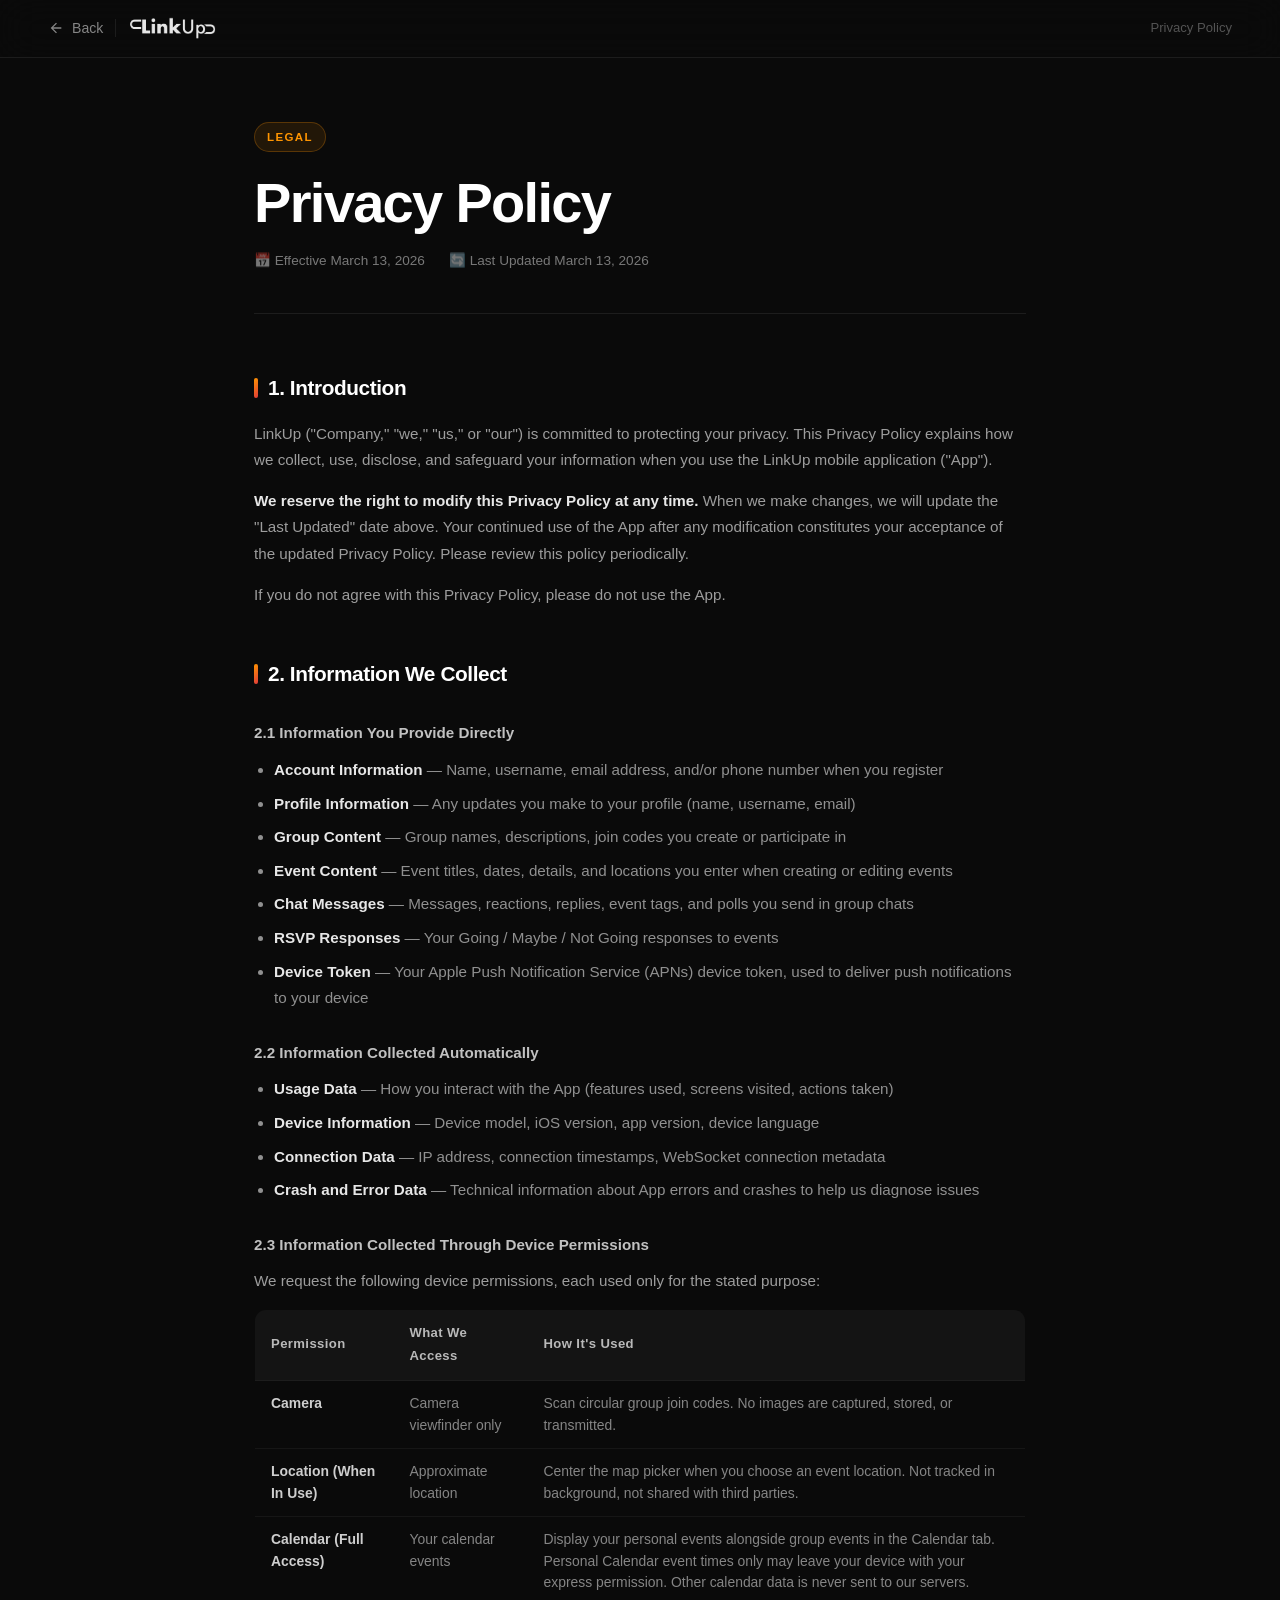
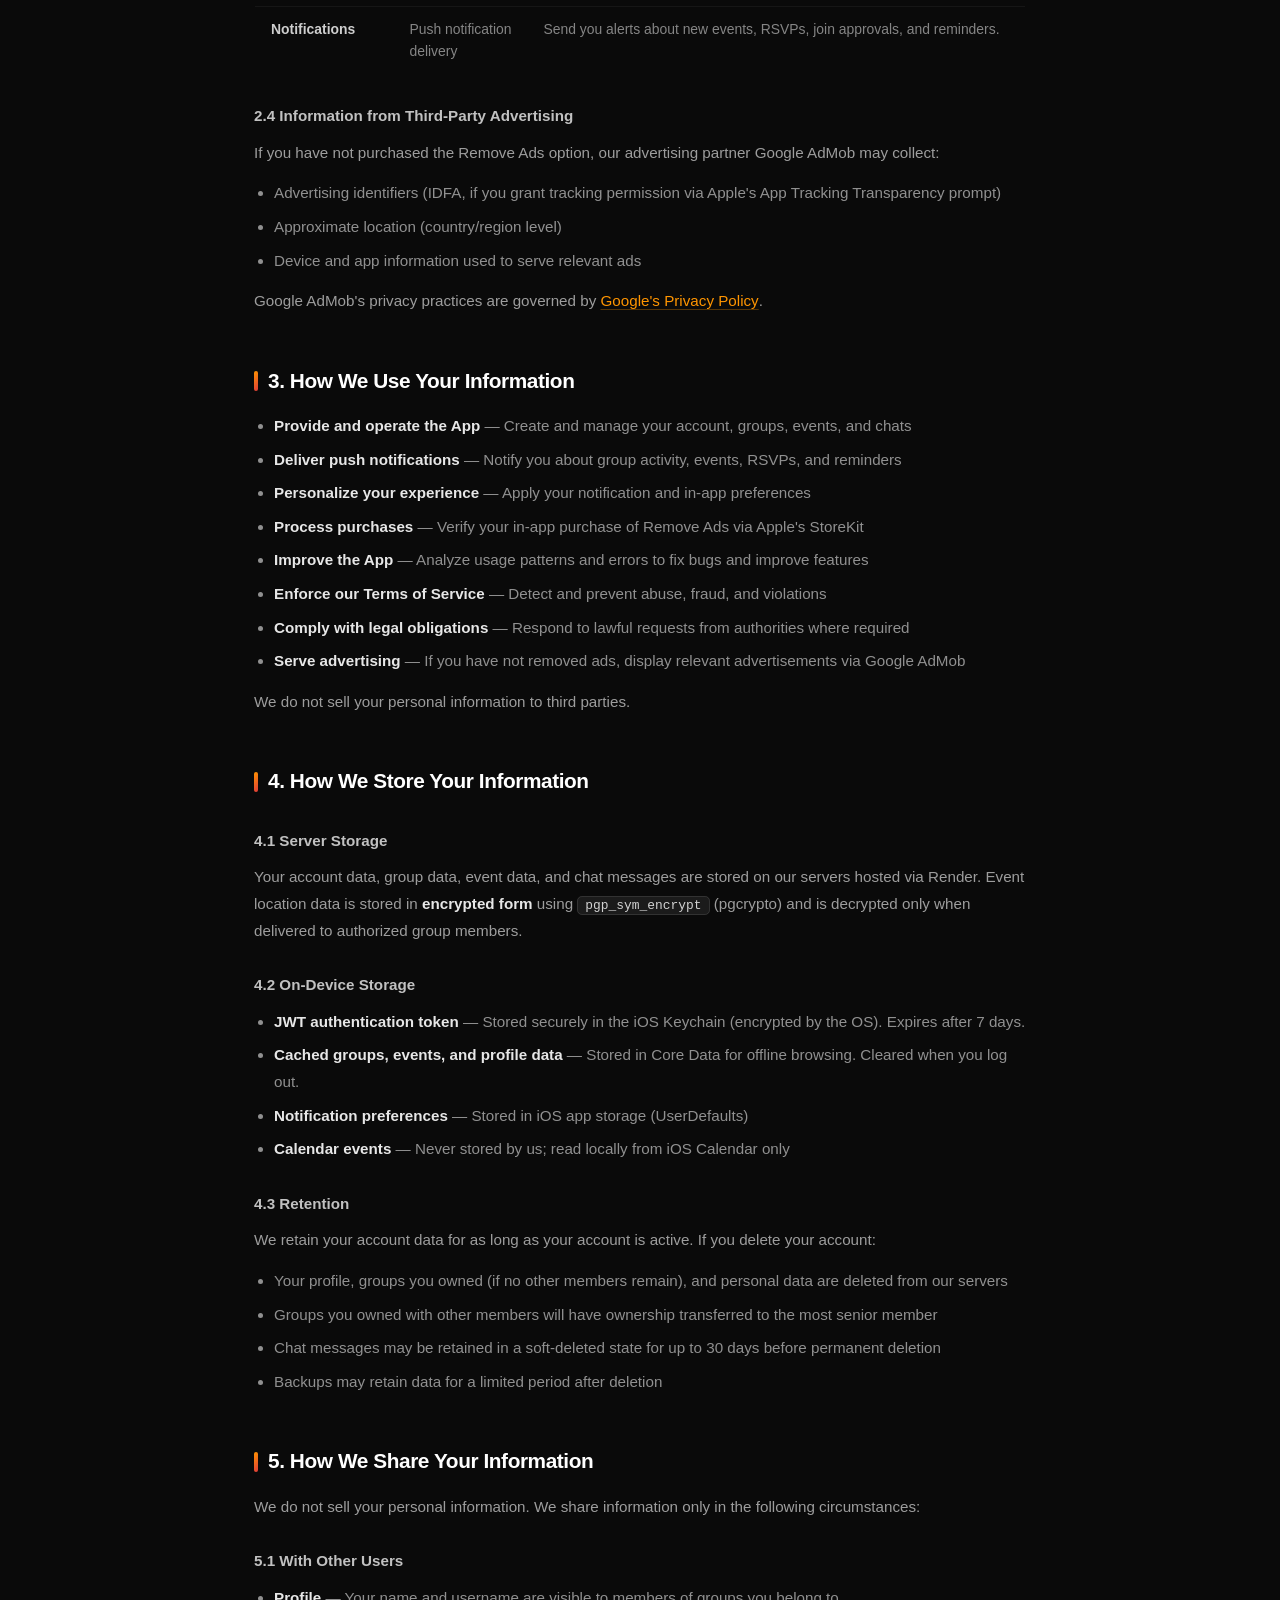
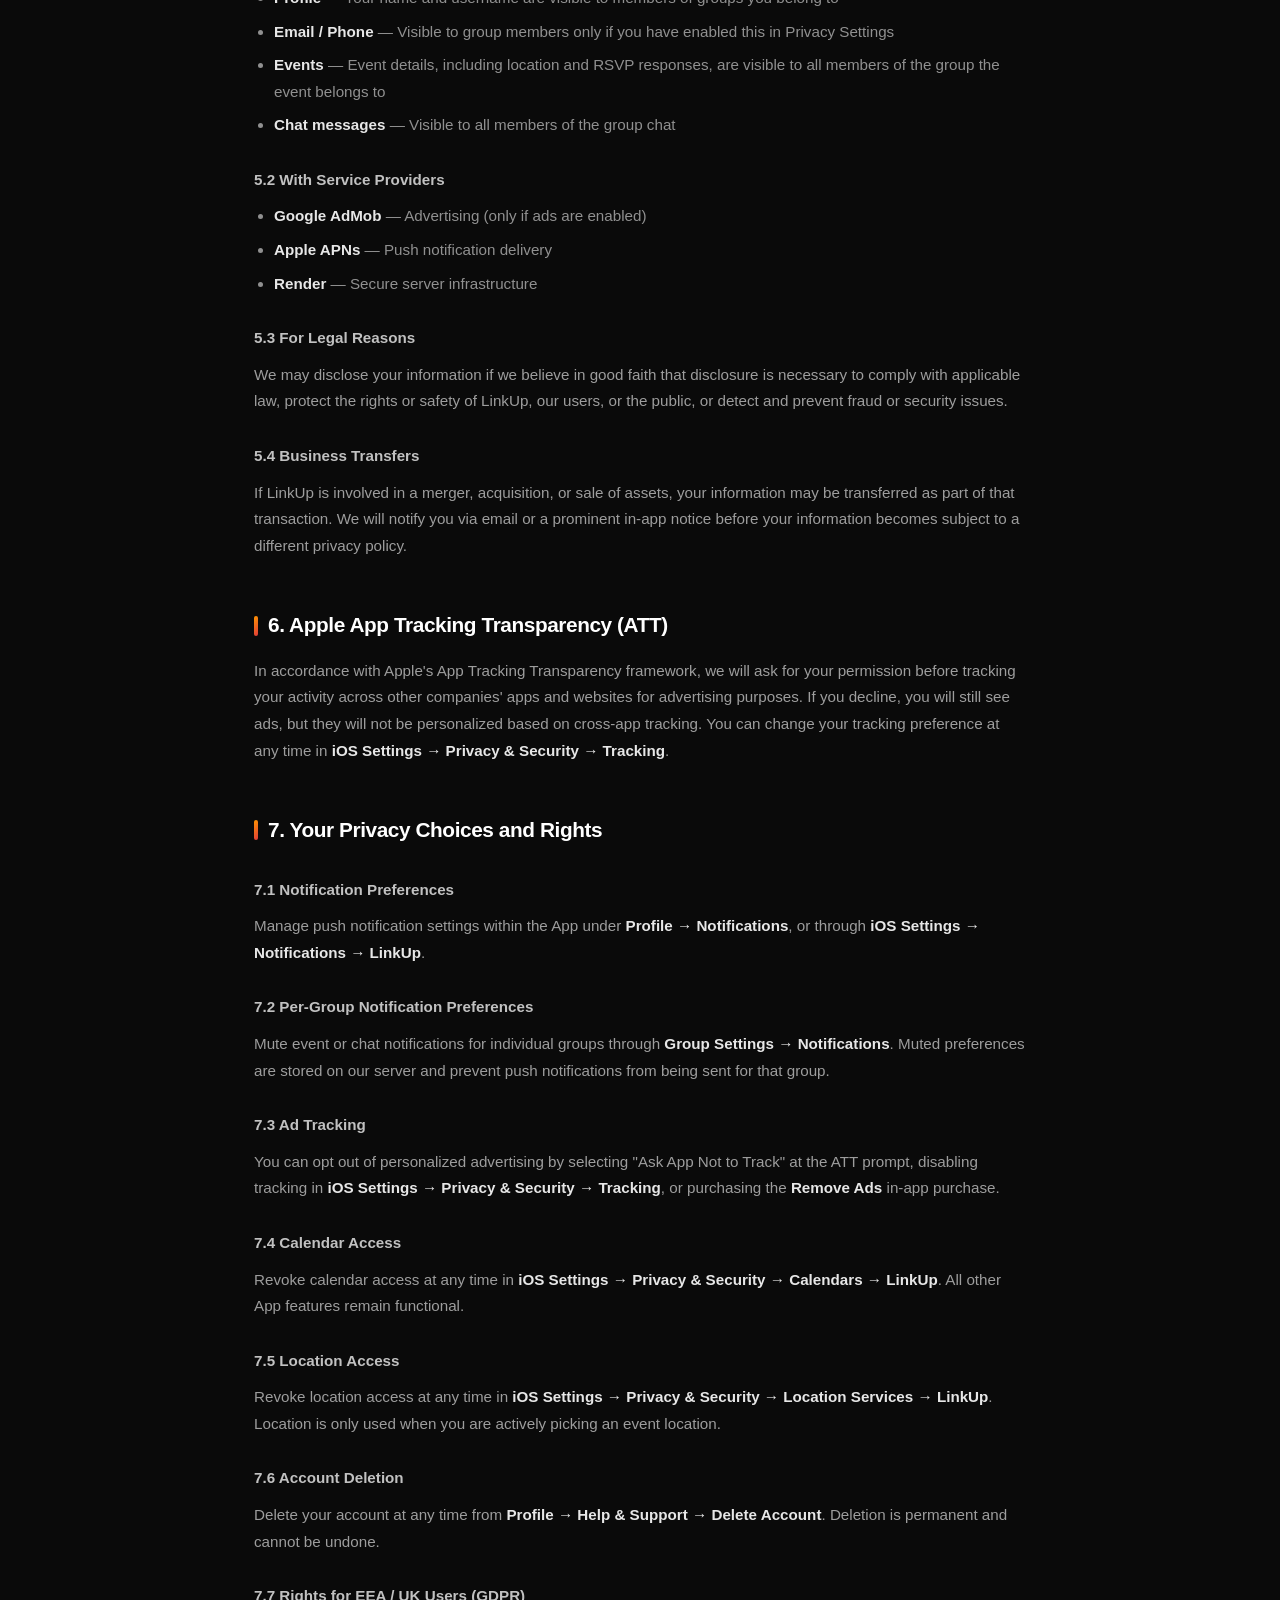
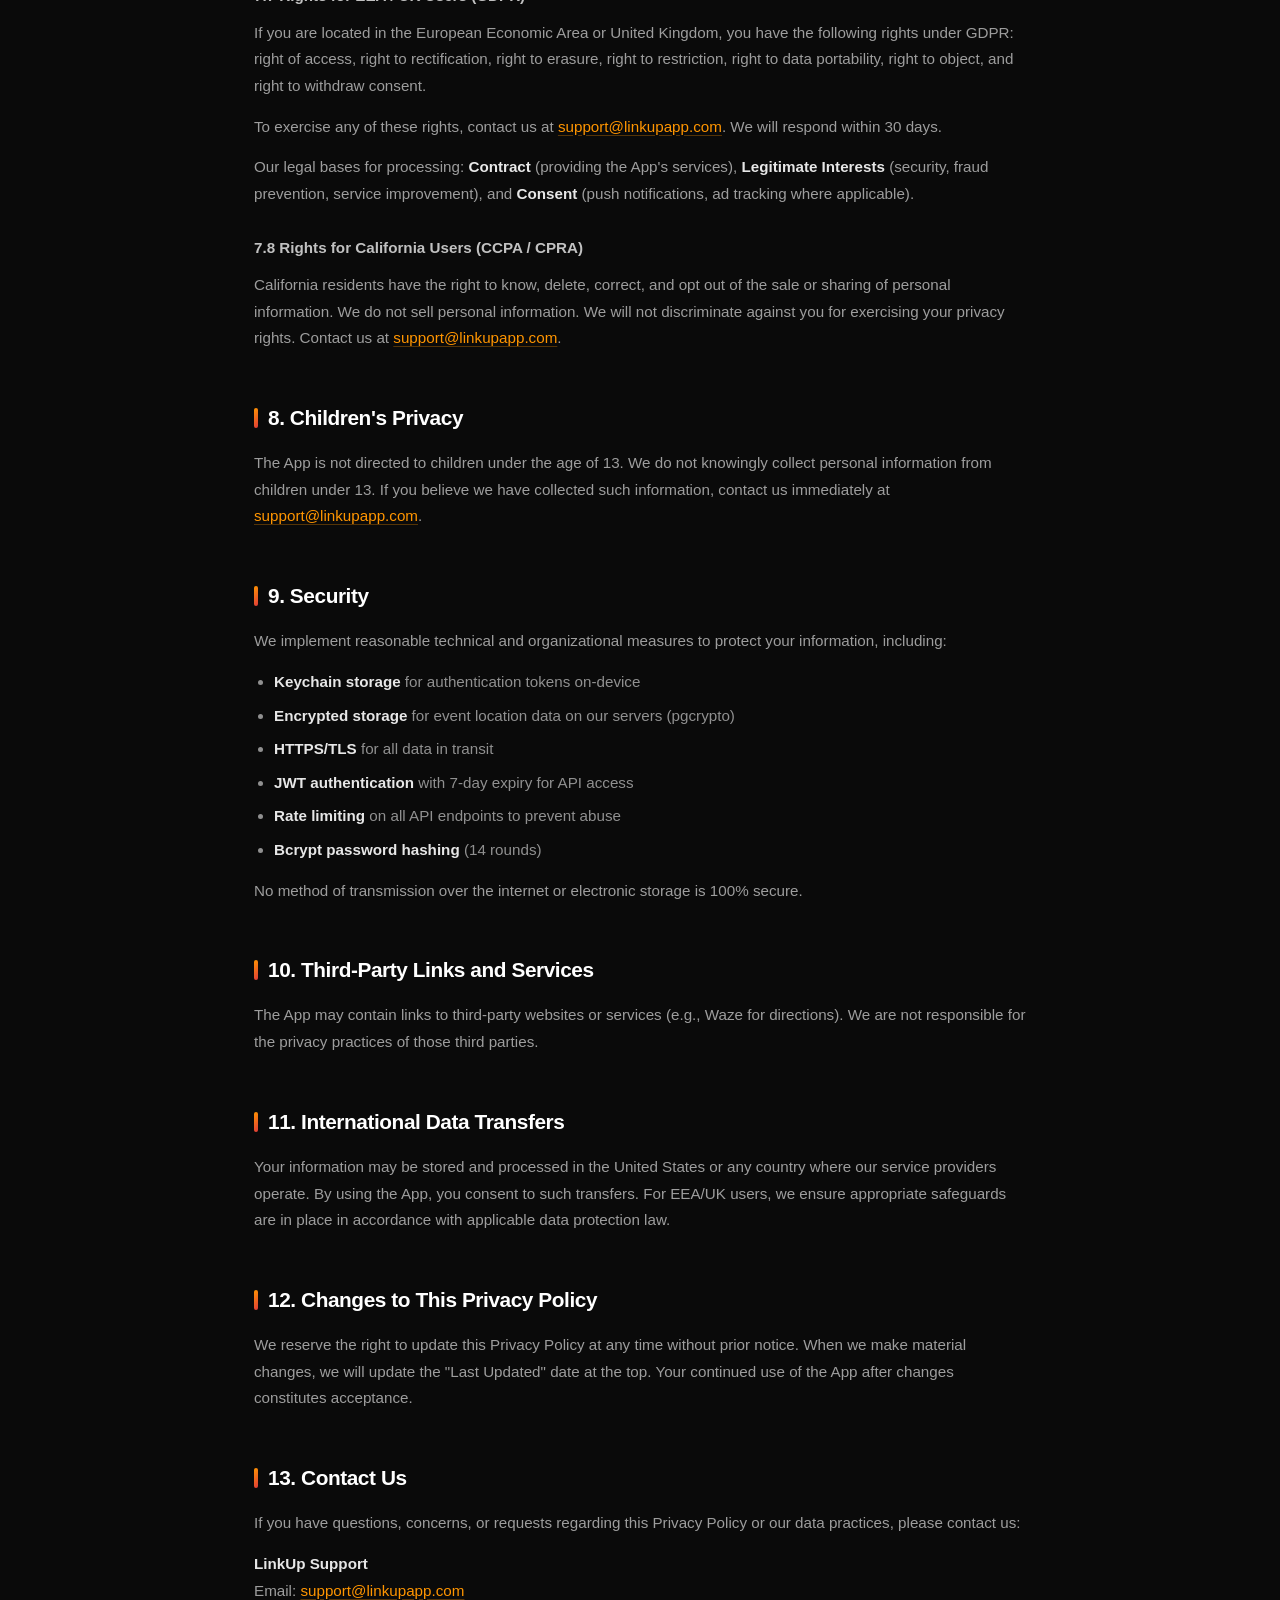
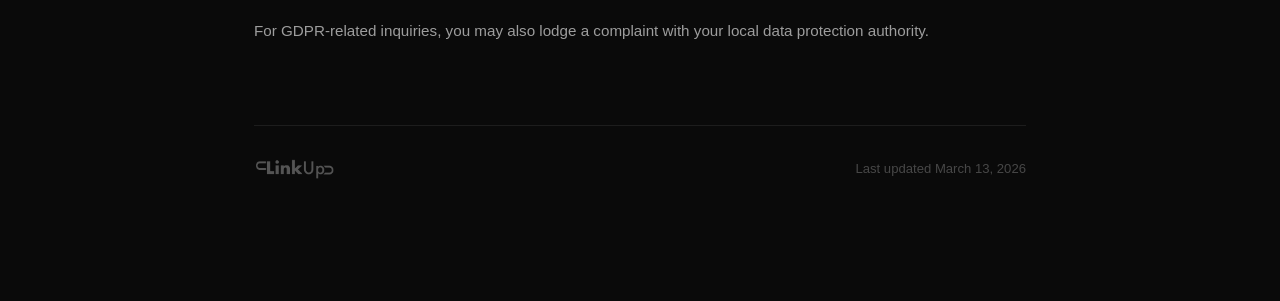
<file: privacy.html>
<!DOCTYPE html>
<html lang="en">
<head>
  <meta charset="UTF-8" />
  <meta name="viewport" content="width=device-width, initial-scale=1.0" />
  <title>Privacy Policy — LinkUp</title>
  <link rel="icon" type="image/png" href="icon.png" />
  <link rel="stylesheet" href="style.css" />
</head>
<body>

<nav class="topnav">
  <div class="topnav-left">
    <a class="back" href="index.html">
      <svg viewBox="0 0 24 24" fill="currentColor"><path d="M20 11H7.83l5.59-5.59L12 4l-8 8 8 8 1.41-1.41L7.83 13H20v-2z"/></svg>
      Back
    </a>
    <div class="nav-divider"></div>
    <img class="nav-logo" src="logo.png" alt="LinkUp" />
  </div>
  <div class="topnav-right">Privacy Policy</div>
</nav>

<div class="page-wrap">
  <div class="doc-header">
    <span class="badge">Legal</span>
    <h1>Privacy Policy</h1>
    <div class="meta">
      <span>📅 Effective March 13, 2026</span>
      <span>🔄 Last Updated March 13, 2026</span>
    </div>
  </div>

  <h2>1. Introduction</h2>
  <p>LinkUp ("Company," "we," "us," or "our") is committed to protecting your privacy. This Privacy Policy explains how we collect, use, disclose, and safeguard your information when you use the LinkUp mobile application ("App").</p>
  <p><strong>We reserve the right to modify this Privacy Policy at any time.</strong> When we make changes, we will update the "Last Updated" date above. Your continued use of the App after any modification constitutes your acceptance of the updated Privacy Policy. Please review this policy periodically.</p>
  <p>If you do not agree with this Privacy Policy, please do not use the App.</p>

  <h2>2. Information We Collect</h2>
  <h3>2.1 Information You Provide Directly</h3>
  <ul>
    <li><strong>Account Information</strong> — Name, username, email address, and/or phone number when you register</li>
    <li><strong>Profile Information</strong> — Any updates you make to your profile (name, username, email)</li>
    <li><strong>Group Content</strong> — Group names, descriptions, join codes you create or participate in</li>
    <li><strong>Event Content</strong> — Event titles, dates, details, and locations you enter when creating or editing events</li>
    <li><strong>Chat Messages</strong> — Messages, reactions, replies, event tags, and polls you send in group chats</li>
    <li><strong>RSVP Responses</strong> — Your Going / Maybe / Not Going responses to events</li>
    <li><strong>Device Token</strong> — Your Apple Push Notification Service (APNs) device token, used to deliver push notifications to your device</li>
  </ul>

  <h3>2.2 Information Collected Automatically</h3>
  <ul>
    <li><strong>Usage Data</strong> — How you interact with the App (features used, screens visited, actions taken)</li>
    <li><strong>Device Information</strong> — Device model, iOS version, app version, device language</li>
    <li><strong>Connection Data</strong> — IP address, connection timestamps, WebSocket connection metadata</li>
    <li><strong>Crash and Error Data</strong> — Technical information about App errors and crashes to help us diagnose issues</li>
  </ul>

  <h3>2.3 Information Collected Through Device Permissions</h3>
  <p>We request the following device permissions, each used only for the stated purpose:</p>
  <table>
    <thead>
      <tr><th>Permission</th><th>What We Access</th><th>How It's Used</th></tr>
    </thead>
    <tbody>
      <tr><td><strong>Camera</strong></td><td>Camera viewfinder only</td><td>Scan circular group join codes. No images are captured, stored, or transmitted.</td></tr>
      <tr><td><strong>Location (When In Use)</strong></td><td>Approximate location</td><td>Center the map picker when you choose an event location. Not tracked in background, not shared with third parties.</td></tr>
      <tr><td><strong>Calendar (Full Access)</strong></td><td>Your calendar events</td><td>Display your personal events alongside group events in the Calendar tab. Personal Calendar event times only may leave your device with your express permission. Other calendar data is never sent to our servers.</td></tr>
      <tr><td><strong>Notifications</strong></td><td>Push notification delivery</td><td>Send you alerts about new events, RSVPs, join approvals, and reminders.</td></tr>
    </tbody>
  </table>

  <h3>2.4 Information from Third-Party Advertising</h3>
  <p>If you have not purchased the Remove Ads option, our advertising partner Google AdMob may collect:</p>
  <ul>
    <li>Advertising identifiers (IDFA, if you grant tracking permission via Apple's App Tracking Transparency prompt)</li>
    <li>Approximate location (country/region level)</li>
    <li>Device and app information used to serve relevant ads</li>
  </ul>
  <p>Google AdMob's privacy practices are governed by <a href="https://policies.google.com/privacy" target="_blank" rel="noopener">Google's Privacy Policy</a>.</p>

  <h2>3. How We Use Your Information</h2>
  <ul>
    <li><strong>Provide and operate the App</strong> — Create and manage your account, groups, events, and chats</li>
    <li><strong>Deliver push notifications</strong> — Notify you about group activity, events, RSVPs, and reminders</li>
    <li><strong>Personalize your experience</strong> — Apply your notification and in-app preferences</li>
    <li><strong>Process purchases</strong> — Verify your in-app purchase of Remove Ads via Apple's StoreKit</li>
    <li><strong>Improve the App</strong> — Analyze usage patterns and errors to fix bugs and improve features</li>
    <li><strong>Enforce our Terms of Service</strong> — Detect and prevent abuse, fraud, and violations</li>
    <li><strong>Comply with legal obligations</strong> — Respond to lawful requests from authorities where required</li>
    <li><strong>Serve advertising</strong> — If you have not removed ads, display relevant advertisements via Google AdMob</li>
  </ul>
  <p>We do not sell your personal information to third parties.</p>

  <h2>4. How We Store Your Information</h2>
  <h3>4.1 Server Storage</h3>
  <p>Your account data, group data, event data, and chat messages are stored on our servers hosted via Render. Event location data is stored in <strong>encrypted form</strong> using <code>pgp_sym_encrypt</code> (pgcrypto) and is decrypted only when delivered to authorized group members.</p>

  <h3>4.2 On-Device Storage</h3>
  <ul>
    <li><strong>JWT authentication token</strong> — Stored securely in the iOS Keychain (encrypted by the OS). Expires after 7 days.</li>
    <li><strong>Cached groups, events, and profile data</strong> — Stored in Core Data for offline browsing. Cleared when you log out.</li>
    <li><strong>Notification preferences</strong> — Stored in iOS app storage (UserDefaults)</li>
    <li><strong>Calendar events</strong> — Never stored by us; read locally from iOS Calendar only</li>
  </ul>

  <h3>4.3 Retention</h3>
  <p>We retain your account data for as long as your account is active. If you delete your account:</p>
  <ul>
    <li>Your profile, groups you owned (if no other members remain), and personal data are deleted from our servers</li>
    <li>Groups you owned with other members will have ownership transferred to the most senior member</li>
    <li>Chat messages may be retained in a soft-deleted state for up to 30 days before permanent deletion</li>
    <li>Backups may retain data for a limited period after deletion</li>
  </ul>

  <h2>5. How We Share Your Information</h2>
  <p>We do not sell your personal information. We share information only in the following circumstances:</p>

  <h3>5.1 With Other Users</h3>
  <ul>
    <li><strong>Profile</strong> — Your name and username are visible to members of groups you belong to</li>
    <li><strong>Email / Phone</strong> — Visible to group members only if you have enabled this in Privacy Settings</li>
    <li><strong>Events</strong> — Event details, including location and RSVP responses, are visible to all members of the group the event belongs to</li>
    <li><strong>Chat messages</strong> — Visible to all members of the group chat</li>
  </ul>

  <h3>5.2 With Service Providers</h3>
  <ul>
    <li><strong>Google AdMob</strong> — Advertising (only if ads are enabled)</li>
    <li><strong>Apple APNs</strong> — Push notification delivery</li>
    <li><strong>Render</strong> — Secure server infrastructure</li>
  </ul>

  <h3>5.3 For Legal Reasons</h3>
  <p>We may disclose your information if we believe in good faith that disclosure is necessary to comply with applicable law, protect the rights or safety of LinkUp, our users, or the public, or detect and prevent fraud or security issues.</p>

  <h3>5.4 Business Transfers</h3>
  <p>If LinkUp is involved in a merger, acquisition, or sale of assets, your information may be transferred as part of that transaction. We will notify you via email or a prominent in-app notice before your information becomes subject to a different privacy policy.</p>

  <h2>6. Apple App Tracking Transparency (ATT)</h2>
  <p>In accordance with Apple's App Tracking Transparency framework, we will ask for your permission before tracking your activity across other companies' apps and websites for advertising purposes. If you decline, you will still see ads, but they will not be personalized based on cross-app tracking. You can change your tracking preference at any time in <strong>iOS Settings → Privacy &amp; Security → Tracking</strong>.</p>

  <h2>7. Your Privacy Choices and Rights</h2>
  <h3>7.1 Notification Preferences</h3>
  <p>Manage push notification settings within the App under <strong>Profile → Notifications</strong>, or through <strong>iOS Settings → Notifications → LinkUp</strong>.</p>

  <h3>7.2 Per-Group Notification Preferences</h3>
  <p>Mute event or chat notifications for individual groups through <strong>Group Settings → Notifications</strong>. Muted preferences are stored on our server and prevent push notifications from being sent for that group.</p>

  <h3>7.3 Ad Tracking</h3>
  <p>You can opt out of personalized advertising by selecting "Ask App Not to Track" at the ATT prompt, disabling tracking in <strong>iOS Settings → Privacy &amp; Security → Tracking</strong>, or purchasing the <strong>Remove Ads</strong> in-app purchase.</p>

  <h3>7.4 Calendar Access</h3>
  <p>Revoke calendar access at any time in <strong>iOS Settings → Privacy &amp; Security → Calendars → LinkUp</strong>. All other App features remain functional.</p>

  <h3>7.5 Location Access</h3>
  <p>Revoke location access at any time in <strong>iOS Settings → Privacy &amp; Security → Location Services → LinkUp</strong>. Location is only used when you are actively picking an event location.</p>

  <h3>7.6 Account Deletion</h3>
  <p>Delete your account at any time from <strong>Profile → Help &amp; Support → Delete Account</strong>. Deletion is permanent and cannot be undone.</p>

  <h3>7.7 Rights for EEA / UK Users (GDPR)</h3>
  <p>If you are located in the European Economic Area or United Kingdom, you have the following rights under GDPR: right of access, right to rectification, right to erasure, right to restriction, right to data portability, right to object, and right to withdraw consent.</p>
  <p>To exercise any of these rights, contact us at <a href="mailto:support@linkupapp.com">support@linkupapp.com</a>. We will respond within 30 days.</p>
  <p>Our legal bases for processing: <strong>Contract</strong> (providing the App's services), <strong>Legitimate Interests</strong> (security, fraud prevention, service improvement), and <strong>Consent</strong> (push notifications, ad tracking where applicable).</p>

  <h3>7.8 Rights for California Users (CCPA / CPRA)</h3>
  <p>California residents have the right to know, delete, correct, and opt out of the sale or sharing of personal information. We do not sell personal information. We will not discriminate against you for exercising your privacy rights. Contact us at <a href="mailto:support@linkupapp.com">support@linkupapp.com</a>.</p>

  <h2>8. Children's Privacy</h2>
  <p>The App is not directed to children under the age of 13. We do not knowingly collect personal information from children under 13. If you believe we have collected such information, contact us immediately at <a href="mailto:support@linkupapp.com">support@linkupapp.com</a>.</p>

  <h2>9. Security</h2>
  <p>We implement reasonable technical and organizational measures to protect your information, including:</p>
  <ul>
    <li><strong>Keychain storage</strong> for authentication tokens on-device</li>
    <li><strong>Encrypted storage</strong> for event location data on our servers (pgcrypto)</li>
    <li><strong>HTTPS/TLS</strong> for all data in transit</li>
    <li><strong>JWT authentication</strong> with 7-day expiry for API access</li>
    <li><strong>Rate limiting</strong> on all API endpoints to prevent abuse</li>
    <li><strong>Bcrypt password hashing</strong> (14 rounds)</li>
  </ul>
  <p>No method of transmission over the internet or electronic storage is 100% secure.</p>

  <h2>10. Third-Party Links and Services</h2>
  <p>The App may contain links to third-party websites or services (e.g., Waze for directions). We are not responsible for the privacy practices of those third parties.</p>

  <h2>11. International Data Transfers</h2>
  <p>Your information may be stored and processed in the United States or any country where our service providers operate. By using the App, you consent to such transfers. For EEA/UK users, we ensure appropriate safeguards are in place in accordance with applicable data protection law.</p>

  <h2>12. Changes to This Privacy Policy</h2>
  <p>We reserve the right to update this Privacy Policy at any time without prior notice. When we make material changes, we will update the "Last Updated" date at the top. Your continued use of the App after changes constitutes acceptance.</p>

  <h2>13. Contact Us</h2>
  <p>If you have questions, concerns, or requests regarding this Privacy Policy or our data practices, please contact us:</p>
  <p><strong>LinkUp Support</strong><br>
  Email: <a href="mailto:support@linkupapp.com">support@linkupapp.com</a></p>
  <p>For GDPR-related inquiries, you may also lodge a complaint with your local data protection authority.</p>

  <div class="doc-footer">
    <img src="logo.png" alt="LinkUp" />
    <p>Last updated March 13, 2026</p>
  </div>
</div>

</body>
</html>
</file>
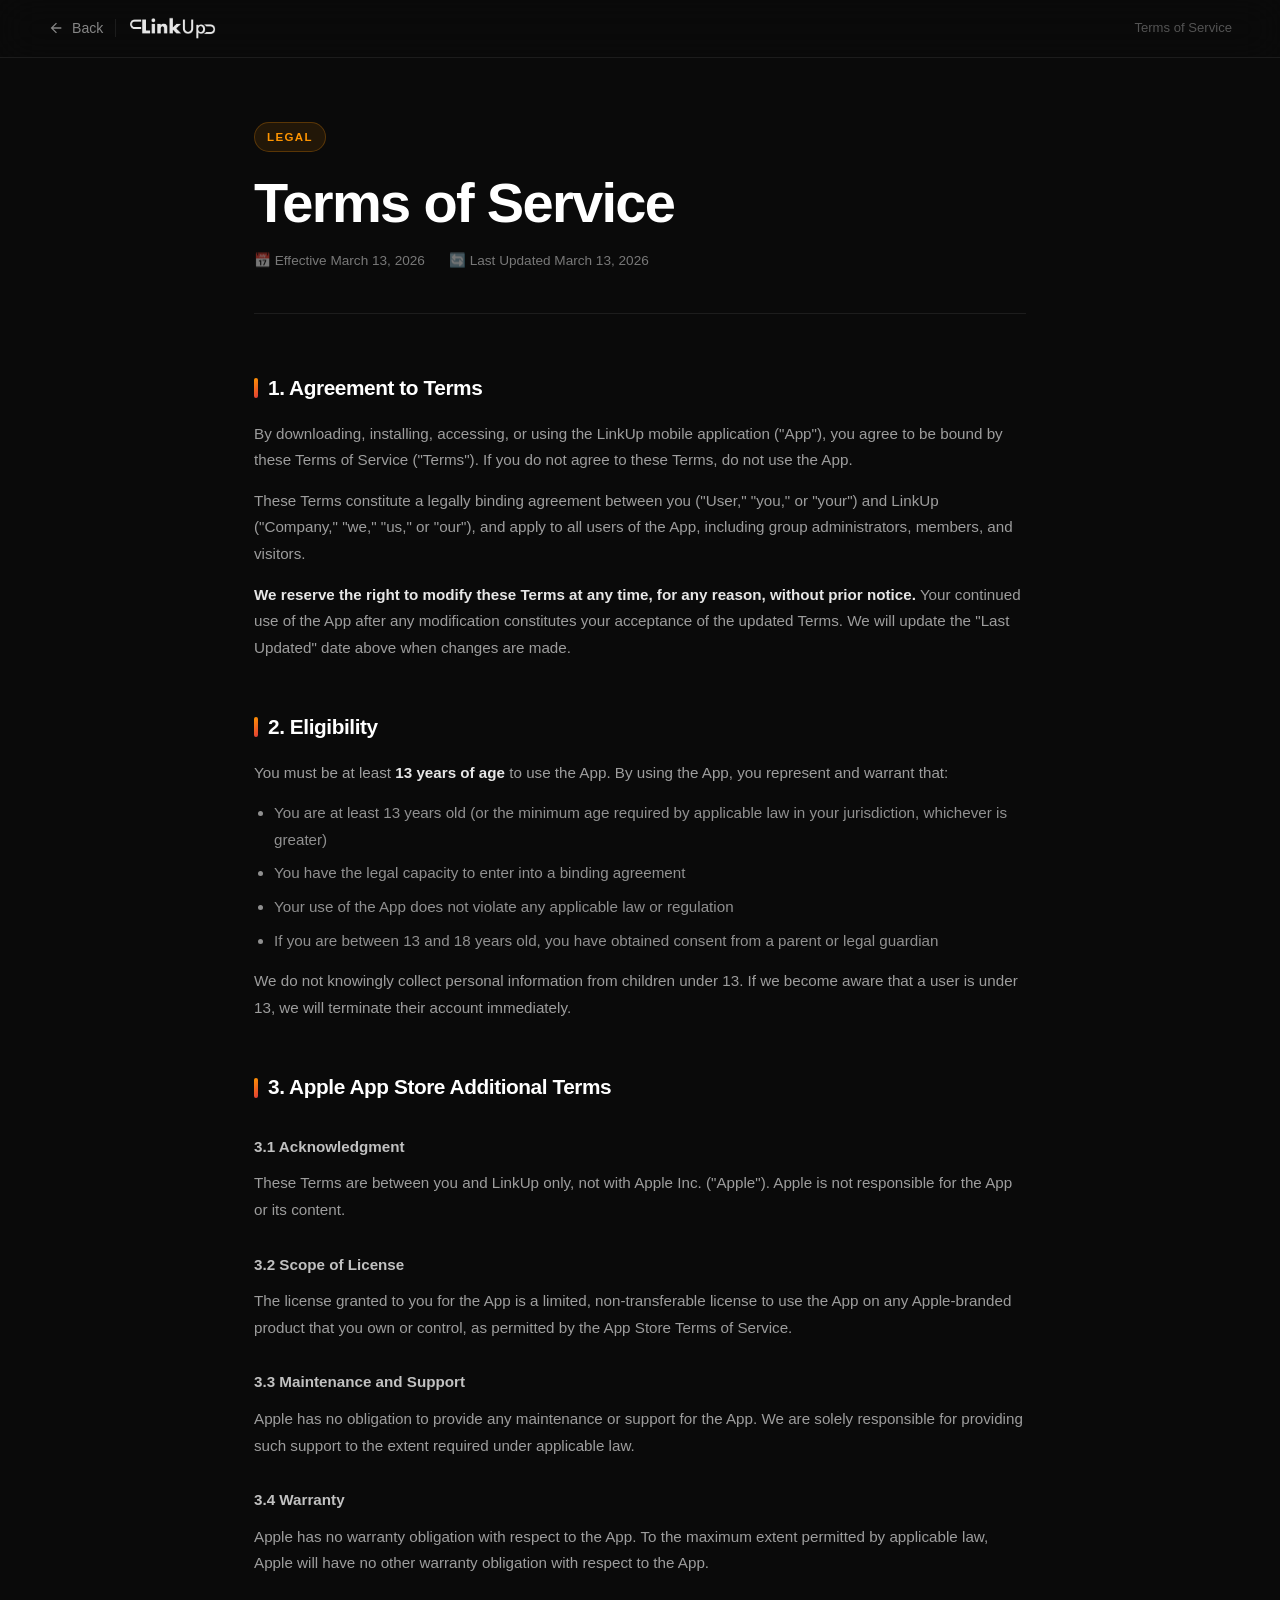
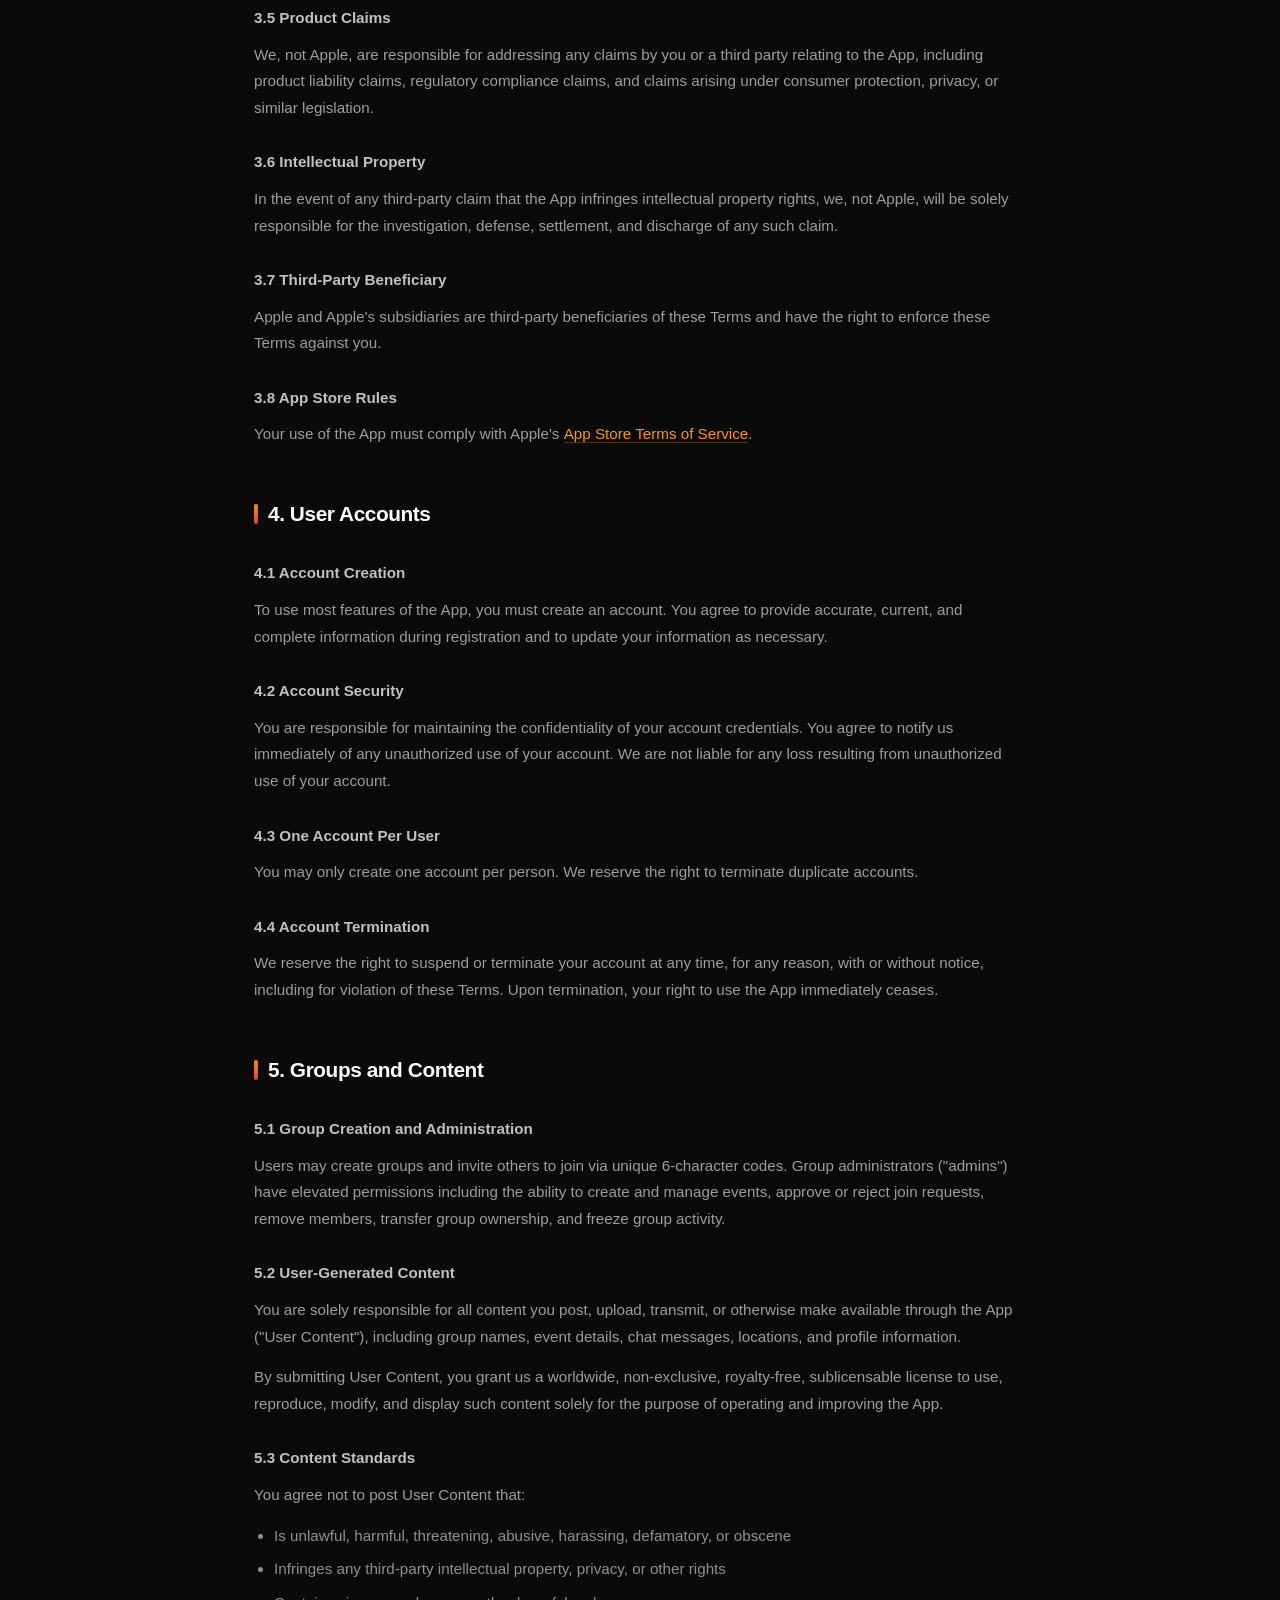
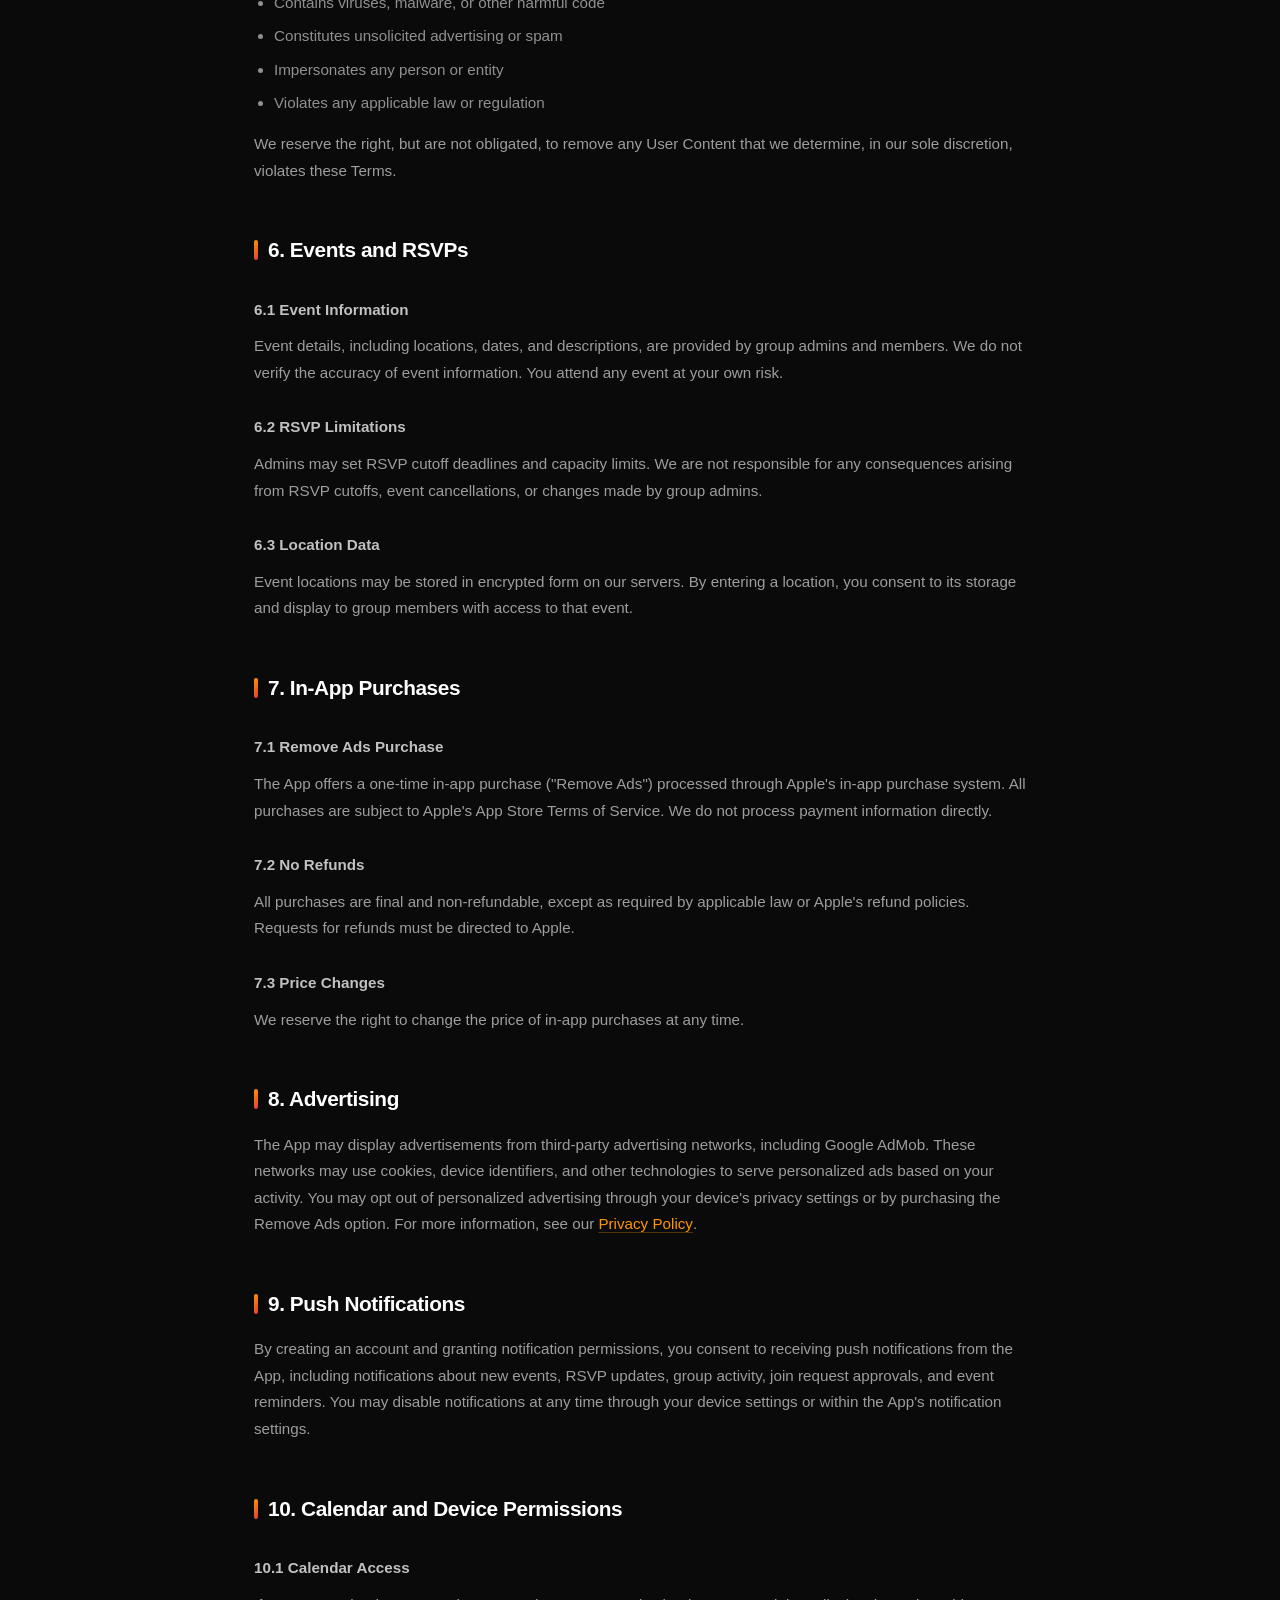
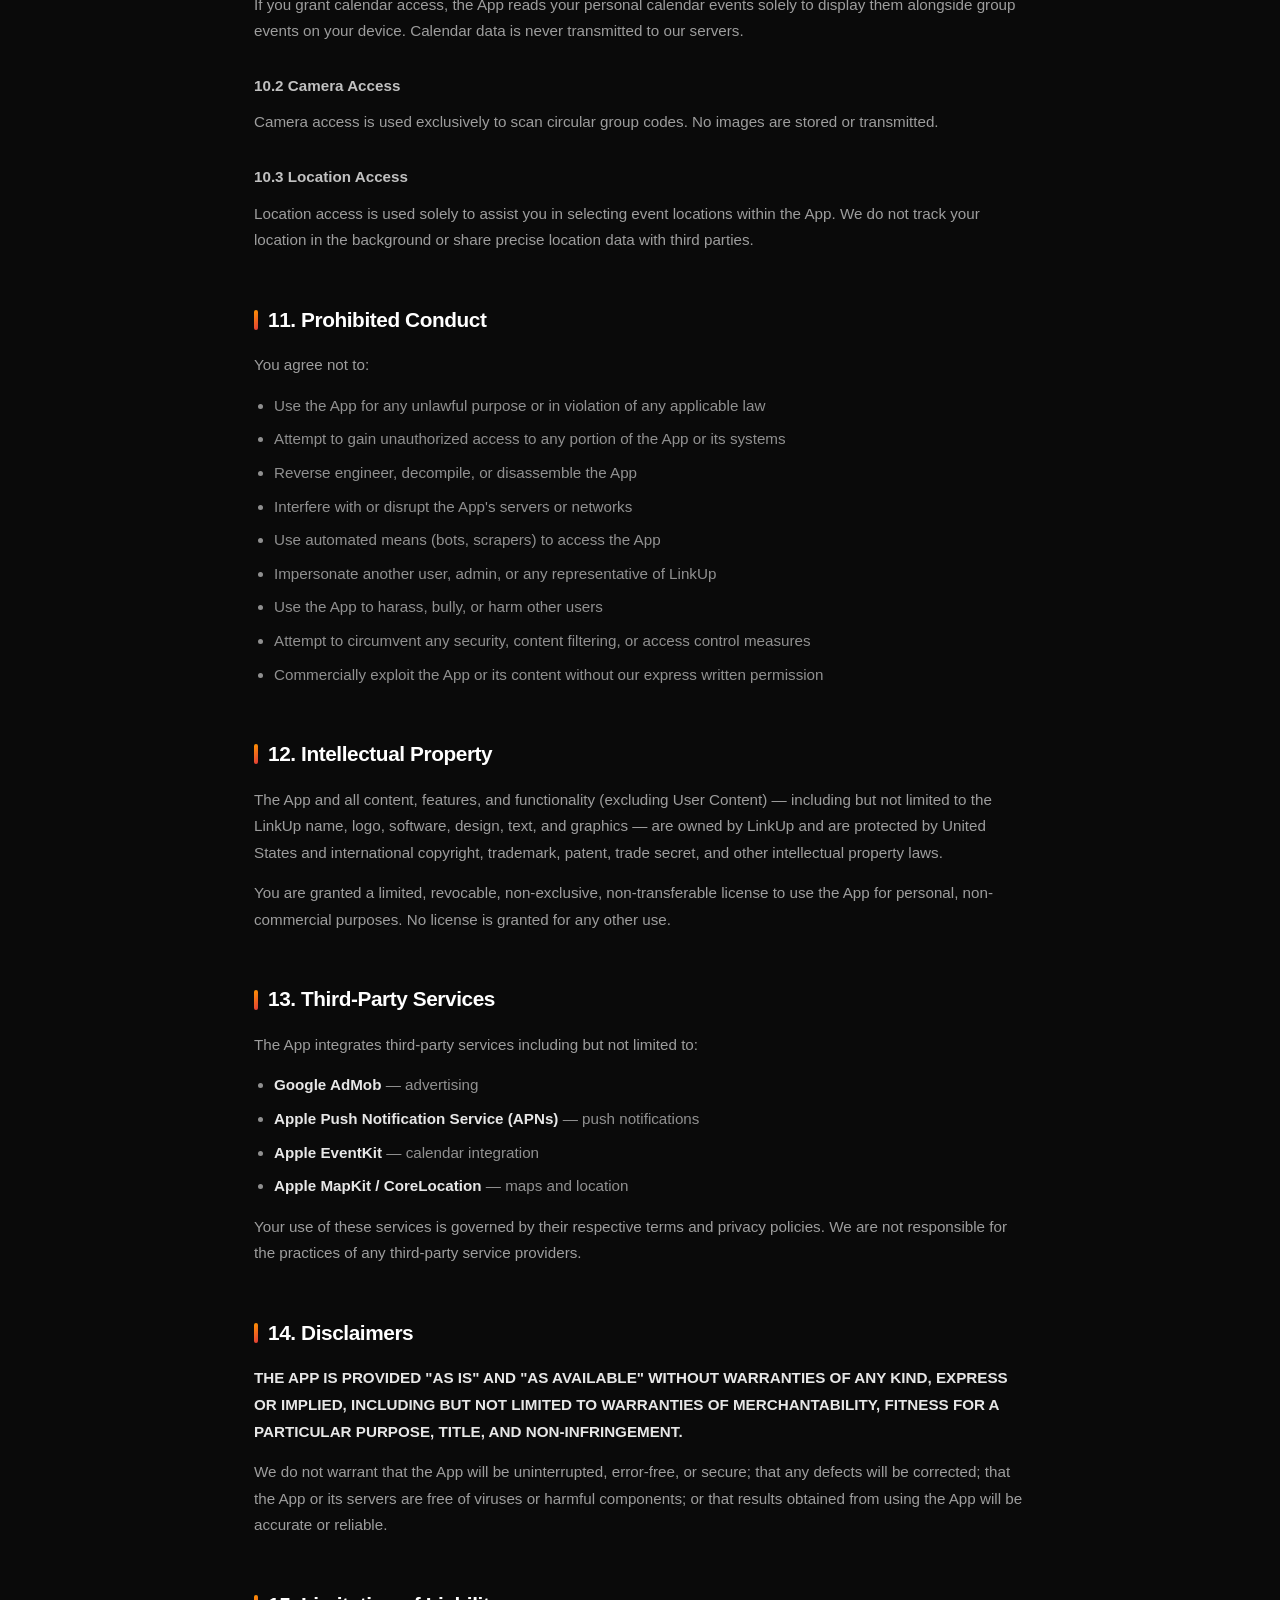
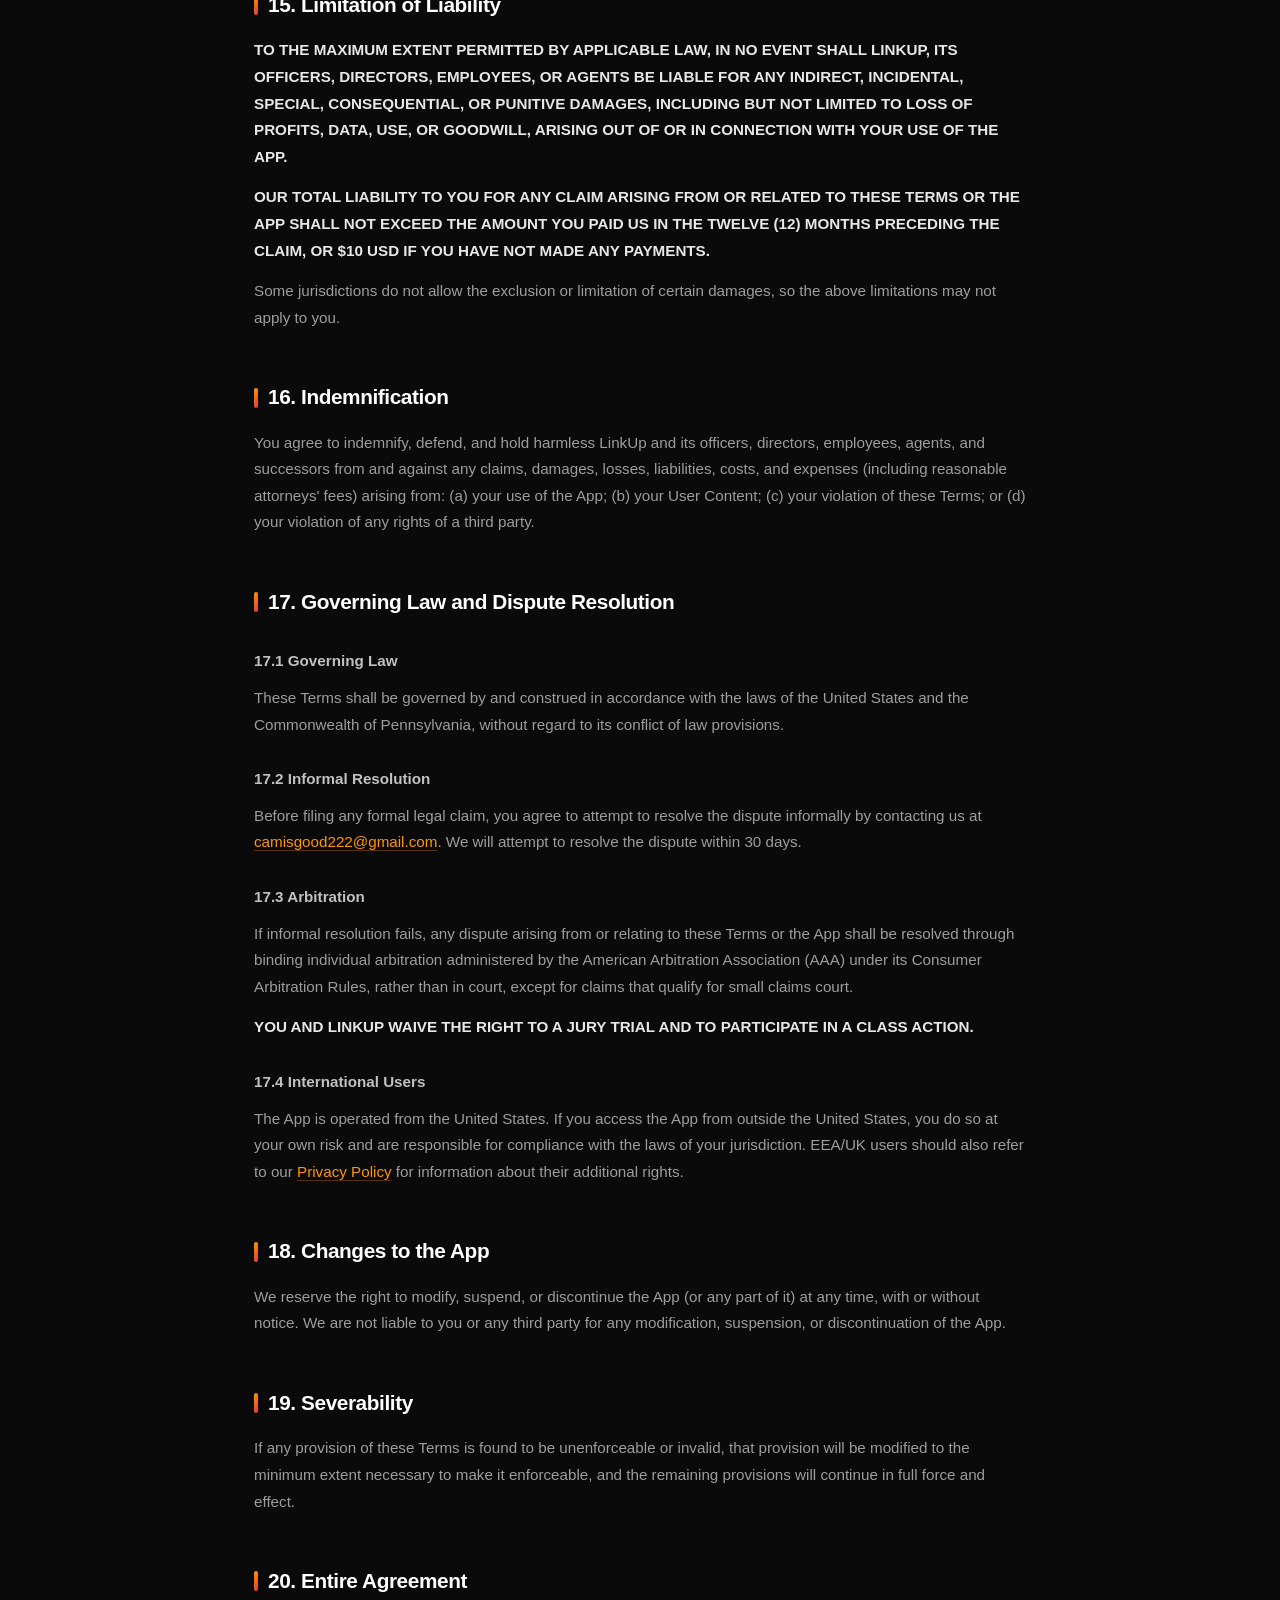
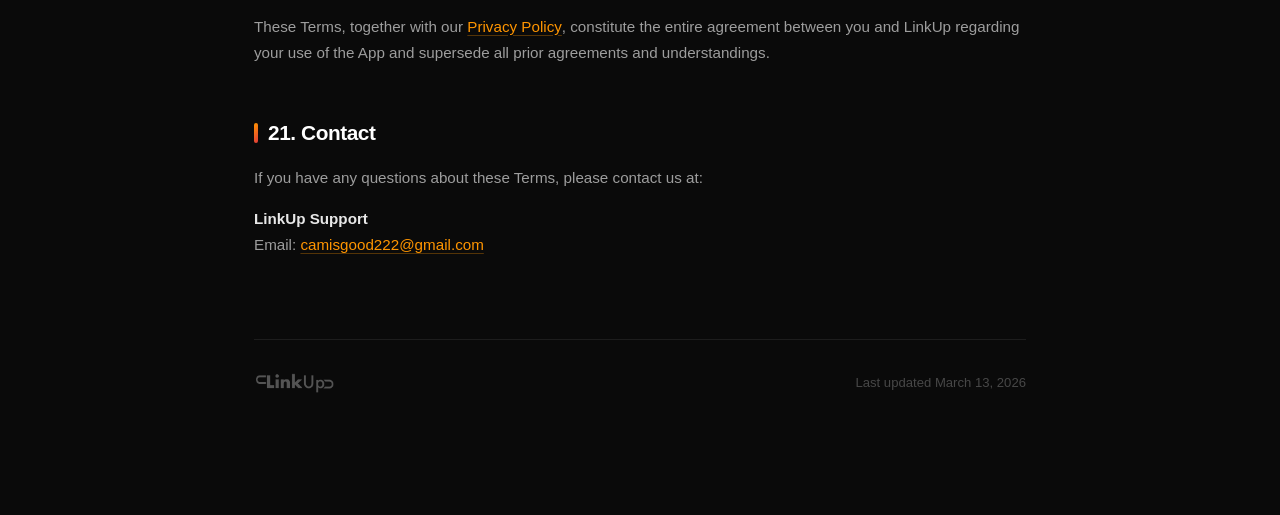
<file: tos.html>
<!DOCTYPE html>
<html lang="en">
<head>
  <meta charset="UTF-8" />
  <meta name="viewport" content="width=device-width, initial-scale=1.0" />
  <title>Terms of Service — LinkUp</title>
  <link rel="icon" type="image/png" href="icon.png" />
  <link rel="stylesheet" href="style.css" />
</head>
<body>

<nav class="topnav">
  <div class="topnav-left">
    <a class="back" href="index.html">
      <svg viewBox="0 0 24 24" fill="currentColor"><path d="M20 11H7.83l5.59-5.59L12 4l-8 8 8 8 1.41-1.41L7.83 13H20v-2z"/></svg>
      Back
    </a>
    <div class="nav-divider"></div>
    <img class="nav-logo" src="logo.png" alt="LinkUp" />
  </div>
  <div class="topnav-right">Terms of Service</div>
</nav>

<div class="page-wrap">
  <div class="doc-header">
    <span class="badge">Legal</span>
    <h1>Terms of Service</h1>
    <div class="meta">
      <span>📅 Effective March 13, 2026</span>
      <span>🔄 Last Updated March 13, 2026</span>
    </div>
  </div>

  <h2>1. Agreement to Terms</h2>
  <p>By downloading, installing, accessing, or using the LinkUp mobile application ("App"), you agree to be bound by these Terms of Service ("Terms"). If you do not agree to these Terms, do not use the App.</p>
  <p>These Terms constitute a legally binding agreement between you ("User," "you," or "your") and LinkUp ("Company," "we," "us," or "our"), and apply to all users of the App, including group administrators, members, and visitors.</p>
  <p><strong>We reserve the right to modify these Terms at any time, for any reason, without prior notice.</strong> Your continued use of the App after any modification constitutes your acceptance of the updated Terms. We will update the "Last Updated" date above when changes are made.</p>

  <h2>2. Eligibility</h2>
  <p>You must be at least <strong>13 years of age</strong> to use the App. By using the App, you represent and warrant that:</p>
  <ul>
    <li>You are at least 13 years old (or the minimum age required by applicable law in your jurisdiction, whichever is greater)</li>
    <li>You have the legal capacity to enter into a binding agreement</li>
    <li>Your use of the App does not violate any applicable law or regulation</li>
    <li>If you are between 13 and 18 years old, you have obtained consent from a parent or legal guardian</li>
  </ul>
  <p>We do not knowingly collect personal information from children under 13. If we become aware that a user is under 13, we will terminate their account immediately.</p>

  <h2>3. Apple App Store Additional Terms</h2>
  <h3>3.1 Acknowledgment</h3>
  <p>These Terms are between you and LinkUp only, not with Apple Inc. ("Apple"). Apple is not responsible for the App or its content.</p>

  <h3>3.2 Scope of License</h3>
  <p>The license granted to you for the App is a limited, non-transferable license to use the App on any Apple-branded product that you own or control, as permitted by the App Store Terms of Service.</p>

  <h3>3.3 Maintenance and Support</h3>
  <p>Apple has no obligation to provide any maintenance or support for the App. We are solely responsible for providing such support to the extent required under applicable law.</p>

  <h3>3.4 Warranty</h3>
  <p>Apple has no warranty obligation with respect to the App. To the maximum extent permitted by applicable law, Apple will have no other warranty obligation with respect to the App.</p>

  <h3>3.5 Product Claims</h3>
  <p>We, not Apple, are responsible for addressing any claims by you or a third party relating to the App, including product liability claims, regulatory compliance claims, and claims arising under consumer protection, privacy, or similar legislation.</p>

  <h3>3.6 Intellectual Property</h3>
  <p>In the event of any third-party claim that the App infringes intellectual property rights, we, not Apple, will be solely responsible for the investigation, defense, settlement, and discharge of any such claim.</p>

  <h3>3.7 Third-Party Beneficiary</h3>
  <p>Apple and Apple's subsidiaries are third-party beneficiaries of these Terms and have the right to enforce these Terms against you.</p>

  <h3>3.8 App Store Rules</h3>
  <p>Your use of the App must comply with Apple's <a href="https://www.apple.com/legal/internet-services/itunes/us/terms.html" target="_blank" rel="noopener">App Store Terms of Service</a>.</p>

  <h2>4. User Accounts</h2>
  <h3>4.1 Account Creation</h3>
  <p>To use most features of the App, you must create an account. You agree to provide accurate, current, and complete information during registration and to update your information as necessary.</p>

  <h3>4.2 Account Security</h3>
  <p>You are responsible for maintaining the confidentiality of your account credentials. You agree to notify us immediately of any unauthorized use of your account. We are not liable for any loss resulting from unauthorized use of your account.</p>

  <h3>4.3 One Account Per User</h3>
  <p>You may only create one account per person. We reserve the right to terminate duplicate accounts.</p>

  <h3>4.4 Account Termination</h3>
  <p>We reserve the right to suspend or terminate your account at any time, for any reason, with or without notice, including for violation of these Terms. Upon termination, your right to use the App immediately ceases.</p>

  <h2>5. Groups and Content</h2>
  <h3>5.1 Group Creation and Administration</h3>
  <p>Users may create groups and invite others to join via unique 6-character codes. Group administrators ("admins") have elevated permissions including the ability to create and manage events, approve or reject join requests, remove members, transfer group ownership, and freeze group activity.</p>

  <h3>5.2 User-Generated Content</h3>
  <p>You are solely responsible for all content you post, upload, transmit, or otherwise make available through the App ("User Content"), including group names, event details, chat messages, locations, and profile information.</p>
  <p>By submitting User Content, you grant us a worldwide, non-exclusive, royalty-free, sublicensable license to use, reproduce, modify, and display such content solely for the purpose of operating and improving the App.</p>

  <h3>5.3 Content Standards</h3>
  <p>You agree not to post User Content that:</p>
  <ul>
    <li>Is unlawful, harmful, threatening, abusive, harassing, defamatory, or obscene</li>
    <li>Infringes any third-party intellectual property, privacy, or other rights</li>
    <li>Contains viruses, malware, or other harmful code</li>
    <li>Constitutes unsolicited advertising or spam</li>
    <li>Impersonates any person or entity</li>
    <li>Violates any applicable law or regulation</li>
  </ul>
  <p>We reserve the right, but are not obligated, to remove any User Content that we determine, in our sole discretion, violates these Terms.</p>

  <h2>6. Events and RSVPs</h2>
  <h3>6.1 Event Information</h3>
  <p>Event details, including locations, dates, and descriptions, are provided by group admins and members. We do not verify the accuracy of event information. You attend any event at your own risk.</p>

  <h3>6.2 RSVP Limitations</h3>
  <p>Admins may set RSVP cutoff deadlines and capacity limits. We are not responsible for any consequences arising from RSVP cutoffs, event cancellations, or changes made by group admins.</p>

  <h3>6.3 Location Data</h3>
  <p>Event locations may be stored in encrypted form on our servers. By entering a location, you consent to its storage and display to group members with access to that event.</p>

  <h2>7. In-App Purchases</h2>
  <h3>7.1 Remove Ads Purchase</h3>
  <p>The App offers a one-time in-app purchase ("Remove Ads") processed through Apple's in-app purchase system. All purchases are subject to Apple's App Store Terms of Service. We do not process payment information directly.</p>

  <h3>7.2 No Refunds</h3>
  <p>All purchases are final and non-refundable, except as required by applicable law or Apple's refund policies. Requests for refunds must be directed to Apple.</p>

  <h3>7.3 Price Changes</h3>
  <p>We reserve the right to change the price of in-app purchases at any time.</p>

  <h2>8. Advertising</h2>
  <p>The App may display advertisements from third-party advertising networks, including Google AdMob. These networks may use cookies, device identifiers, and other technologies to serve personalized ads based on your activity. You may opt out of personalized advertising through your device's privacy settings or by purchasing the Remove Ads option. For more information, see our <a href="privacy.html">Privacy Policy</a>.</p>

  <h2>9. Push Notifications</h2>
  <p>By creating an account and granting notification permissions, you consent to receiving push notifications from the App, including notifications about new events, RSVP updates, group activity, join request approvals, and event reminders. You may disable notifications at any time through your device settings or within the App's notification settings.</p>

  <h2>10. Calendar and Device Permissions</h2>
  <h3>10.1 Calendar Access</h3>
  <p>If you grant calendar access, the App reads your personal calendar events solely to display them alongside group events on your device. Calendar data is never transmitted to our servers.</p>

  <h3>10.2 Camera Access</h3>
  <p>Camera access is used exclusively to scan circular group codes. No images are stored or transmitted.</p>

  <h3>10.3 Location Access</h3>
  <p>Location access is used solely to assist you in selecting event locations within the App. We do not track your location in the background or share precise location data with third parties.</p>

  <h2>11. Prohibited Conduct</h2>
  <p>You agree not to:</p>
  <ul>
    <li>Use the App for any unlawful purpose or in violation of any applicable law</li>
    <li>Attempt to gain unauthorized access to any portion of the App or its systems</li>
    <li>Reverse engineer, decompile, or disassemble the App</li>
    <li>Interfere with or disrupt the App's servers or networks</li>
    <li>Use automated means (bots, scrapers) to access the App</li>
    <li>Impersonate another user, admin, or any representative of LinkUp</li>
    <li>Use the App to harass, bully, or harm other users</li>
    <li>Attempt to circumvent any security, content filtering, or access control measures</li>
    <li>Commercially exploit the App or its content without our express written permission</li>
  </ul>

  <h2>12. Intellectual Property</h2>
  <p>The App and all content, features, and functionality (excluding User Content) — including but not limited to the LinkUp name, logo, software, design, text, and graphics — are owned by LinkUp and are protected by United States and international copyright, trademark, patent, trade secret, and other intellectual property laws.</p>
  <p>You are granted a limited, revocable, non-exclusive, non-transferable license to use the App for personal, non-commercial purposes. No license is granted for any other use.</p>

  <h2>13. Third-Party Services</h2>
  <p>The App integrates third-party services including but not limited to:</p>
  <ul>
    <li><strong>Google AdMob</strong> — advertising</li>
    <li><strong>Apple Push Notification Service (APNs)</strong> — push notifications</li>
    <li><strong>Apple EventKit</strong> — calendar integration</li>
    <li><strong>Apple MapKit / CoreLocation</strong> — maps and location</li>
  </ul>
  <p>Your use of these services is governed by their respective terms and privacy policies. We are not responsible for the practices of any third-party service providers.</p>

  <h2>14. Disclaimers</h2>
  <p><strong>THE APP IS PROVIDED "AS IS" AND "AS AVAILABLE" WITHOUT WARRANTIES OF ANY KIND, EXPRESS OR IMPLIED, INCLUDING BUT NOT LIMITED TO WARRANTIES OF MERCHANTABILITY, FITNESS FOR A PARTICULAR PURPOSE, TITLE, AND NON-INFRINGEMENT.</strong></p>
  <p>We do not warrant that the App will be uninterrupted, error-free, or secure; that any defects will be corrected; that the App or its servers are free of viruses or harmful components; or that results obtained from using the App will be accurate or reliable.</p>

  <h2>15. Limitation of Liability</h2>
  <p><strong>TO THE MAXIMUM EXTENT PERMITTED BY APPLICABLE LAW, IN NO EVENT SHALL LINKUP, ITS OFFICERS, DIRECTORS, EMPLOYEES, OR AGENTS BE LIABLE FOR ANY INDIRECT, INCIDENTAL, SPECIAL, CONSEQUENTIAL, OR PUNITIVE DAMAGES, INCLUDING BUT NOT LIMITED TO LOSS OF PROFITS, DATA, USE, OR GOODWILL, ARISING OUT OF OR IN CONNECTION WITH YOUR USE OF THE APP.</strong></p>
  <p><strong>OUR TOTAL LIABILITY TO YOU FOR ANY CLAIM ARISING FROM OR RELATED TO THESE TERMS OR THE APP SHALL NOT EXCEED THE AMOUNT YOU PAID US IN THE TWELVE (12) MONTHS PRECEDING THE CLAIM, OR $10 USD IF YOU HAVE NOT MADE ANY PAYMENTS.</strong></p>
  <p>Some jurisdictions do not allow the exclusion or limitation of certain damages, so the above limitations may not apply to you.</p>

  <h2>16. Indemnification</h2>
  <p>You agree to indemnify, defend, and hold harmless LinkUp and its officers, directors, employees, agents, and successors from and against any claims, damages, losses, liabilities, costs, and expenses (including reasonable attorneys' fees) arising from: (a) your use of the App; (b) your User Content; (c) your violation of these Terms; or (d) your violation of any rights of a third party.</p>

  <h2>17. Governing Law and Dispute Resolution</h2>
  <h3>17.1 Governing Law</h3>
  <p>These Terms shall be governed by and construed in accordance with the laws of the United States and the Commonwealth of Pennsylvania, without regard to its conflict of law provisions.</p>

  <h3>17.2 Informal Resolution</h3>
  <p>Before filing any formal legal claim, you agree to attempt to resolve the dispute informally by contacting us at <a href="mailto:camisgood222@gmail.com">camisgood222@gmail.com</a>. We will attempt to resolve the dispute within 30 days.</p>

  <h3>17.3 Arbitration</h3>
  <p>If informal resolution fails, any dispute arising from or relating to these Terms or the App shall be resolved through binding individual arbitration administered by the American Arbitration Association (AAA) under its Consumer Arbitration Rules, rather than in court, except for claims that qualify for small claims court.</p>
  <p><strong>YOU AND LINKUP WAIVE THE RIGHT TO A JURY TRIAL AND TO PARTICIPATE IN A CLASS ACTION.</strong></p>

  <h3>17.4 International Users</h3>
  <p>The App is operated from the United States. If you access the App from outside the United States, you do so at your own risk and are responsible for compliance with the laws of your jurisdiction. EEA/UK users should also refer to our <a href="privacy.html">Privacy Policy</a> for information about their additional rights.</p>

  <h2>18. Changes to the App</h2>
  <p>We reserve the right to modify, suspend, or discontinue the App (or any part of it) at any time, with or without notice. We are not liable to you or any third party for any modification, suspension, or discontinuation of the App.</p>

  <h2>19. Severability</h2>
  <p>If any provision of these Terms is found to be unenforceable or invalid, that provision will be modified to the minimum extent necessary to make it enforceable, and the remaining provisions will continue in full force and effect.</p>

  <h2>20. Entire Agreement</h2>
  <p>These Terms, together with our <a href="privacy.html">Privacy Policy</a>, constitute the entire agreement between you and LinkUp regarding your use of the App and supersede all prior agreements and understandings.</p>

  <h2>21. Contact</h2>
  <p>If you have any questions about these Terms, please contact us at:</p>
  <p><strong>LinkUp Support</strong><br>
  Email: <a href="mailto:camisgood222@gmail.com">camisgood222@gmail.com</a></p>

  <div class="doc-footer">
    <img src="logo.png" alt="LinkUp" />
    <p>Last updated March 13, 2026</p>
  </div>
</div>

</body>
</html>
</file>
<file: style.css>
*, *::before, *::after { box-sizing: border-box; margin: 0; padding: 0; }

:root {
  --orange: #FF9500;
  --red: #E03A3A;
  --gradient: linear-gradient(135deg, #FF9500 0%, #E03A3A 100%);
  --black: #0a0a0a;
  --white: #ffffff;
  --border: rgba(255,255,255,0.08);
  --text-muted: rgba(255,255,255,0.45);
}

html { scroll-behavior: smooth; }

body {
  font-family: -apple-system, BlinkMacSystemFont, "Segoe UI", Roboto, sans-serif;
  background: var(--black);
  color: #fff;
  line-height: 1.75;
  min-height: 100vh;
}

/* ── NAV ── */
.topnav {
  position: sticky;
  top: 0;
  z-index: 100;
  background: rgba(10,10,10,0.8);
  backdrop-filter: blur(20px);
  -webkit-backdrop-filter: blur(20px);
  border-bottom: 1px solid var(--border);
  padding: 16px 48px;
  display: flex;
  align-items: center;
  justify-content: space-between;
}
.topnav-left {
  display: flex;
  align-items: center;
  gap: 12px;
}
.topnav a.back {
  display: flex;
  align-items: center;
  gap: 8px;
  text-decoration: none;
  color: rgba(255,255,255,0.5);
  font-size: 0.88rem;
  font-weight: 500;
  transition: color 0.2s;
}
.topnav a.back:hover { color: #fff; }
.topnav a.back svg { width: 16px; height: 16px; }
.nav-divider { width: 1px; height: 18px; background: var(--border); }
.nav-logo { height: 22px; width: auto; filter: invert(1); opacity: 0.9; }
.topnav-right { color: rgba(255,255,255,0.3); font-size: 0.82rem; }

/* ── PAGE ── */
.page-wrap {
  max-width: 820px;
  margin: 0 auto;
  padding: 64px 24px 120px;
}

/* ── DOC HEADER ── */
.doc-header {
  margin-bottom: 56px;
  padding-bottom: 40px;
  border-bottom: 1px solid var(--border);
}
.doc-header .badge {
  display: inline-block;
  font-size: 0.72rem;
  font-weight: 700;
  letter-spacing: 0.12em;
  text-transform: uppercase;
  color: var(--orange);
  background: rgba(255,149,0,0.1);
  border: 1px solid rgba(255,149,0,0.25);
  padding: 4px 12px;
  border-radius: 50px;
  margin-bottom: 20px;
}
.doc-header h1 {
  font-size: clamp(2rem, 6vw, 3.5rem);
  font-weight: 800;
  letter-spacing: -0.03em;
  line-height: 1.1;
  margin-bottom: 16px;
}
.doc-header .meta {
  display: flex;
  gap: 24px;
  flex-wrap: wrap;
  font-size: 0.85rem;
  color: var(--text-muted);
}
.doc-header .meta span { display: flex; align-items: center; gap: 6px; }

/* ── TYPOGRAPHY ── */
h2 {
  font-size: 1.3rem;
  font-weight: 700;
  letter-spacing: -0.02em;
  margin: 48px 0 14px;
  color: #fff;
  display: flex;
  align-items: center;
  gap: 10px;
}
h2::before {
  content: '';
  display: block;
  width: 4px;
  height: 20px;
  background: var(--gradient);
  border-radius: 2px;
  flex-shrink: 0;
}
h2:first-child { margin-top: 0; }

h3 {
  font-size: 0.95rem;
  font-weight: 600;
  margin: 28px 0 10px;
  color: rgba(255,255,255,0.75);
}

p {
  margin-bottom: 14px;
  color: rgba(255,255,255,0.6);
  font-size: 0.95rem;
}

ul, ol {
  padding-left: 20px;
  margin-bottom: 14px;
  color: rgba(255,255,255,0.55);
  font-size: 0.95rem;
}
li { margin-bottom: 7px; }

strong { font-weight: 600; color: rgba(255,255,255,0.9); }

code {
  background: rgba(255,255,255,0.07);
  border: 1px solid rgba(255,255,255,0.1);
  border-radius: 5px;
  padding: 1px 7px;
  font-size: 0.85em;
  font-family: "SF Mono", Menlo, Monaco, monospace;
  color: rgba(255,255,255,0.8);
}

a { color: var(--orange); font-weight: 500; text-decoration: underline; text-underline-offset: 3px; text-decoration-color: rgba(255,149,0,0.3); }
a:hover { color: #ffb340; text-decoration-color: rgba(255,149,0,0.6); }

hr {
  border: none;
  border-top: 1px solid rgba(255,255,255,0.06);
  margin: 40px 0;
}

/* ── TABLE ── */
table {
  width: 100%;
  border-collapse: collapse;
  margin-bottom: 20px;
  font-size: 0.87rem;
  border-radius: 12px;
  overflow: hidden;
  border: 1px solid rgba(255,255,255,0.08);
}
th {
  background: rgba(255,255,255,0.04);
  font-weight: 600;
  color: rgba(255,255,255,0.7);
  text-align: left;
  padding: 12px 16px;
  border-bottom: 1px solid rgba(255,255,255,0.08);
  font-size: 0.82rem;
  letter-spacing: 0.03em;
}
td {
  padding: 12px 16px;
  border-bottom: 1px solid rgba(255,255,255,0.05);
  color: rgba(255,255,255,0.5);
  vertical-align: top;
  line-height: 1.55;
}
tr:last-child td { border-bottom: none; }
td strong { color: rgba(255,255,255,0.8); }

/* ── FOOTER ── */
.doc-footer {
  margin-top: 80px;
  padding-top: 32px;
  border-top: 1px solid var(--border);
  display: flex;
  align-items: center;
  justify-content: space-between;
  flex-wrap: wrap;
  gap: 16px;
}
.doc-footer img { height: 20px; filter: invert(1); opacity: 0.3; }
.doc-footer p { color: rgba(255,255,255,0.25); font-size: 0.82rem; margin: 0; }

/* ── RESPONSIVE ── */
@media (max-width: 600px) {
  .topnav { padding: 14px 20px; }
  .topnav-right { display: none; }
  .doc-header h1 { font-size: 2rem; }
  td, th { padding: 10px 12px; }
  table { font-size: 0.8rem; }
}
</file>
